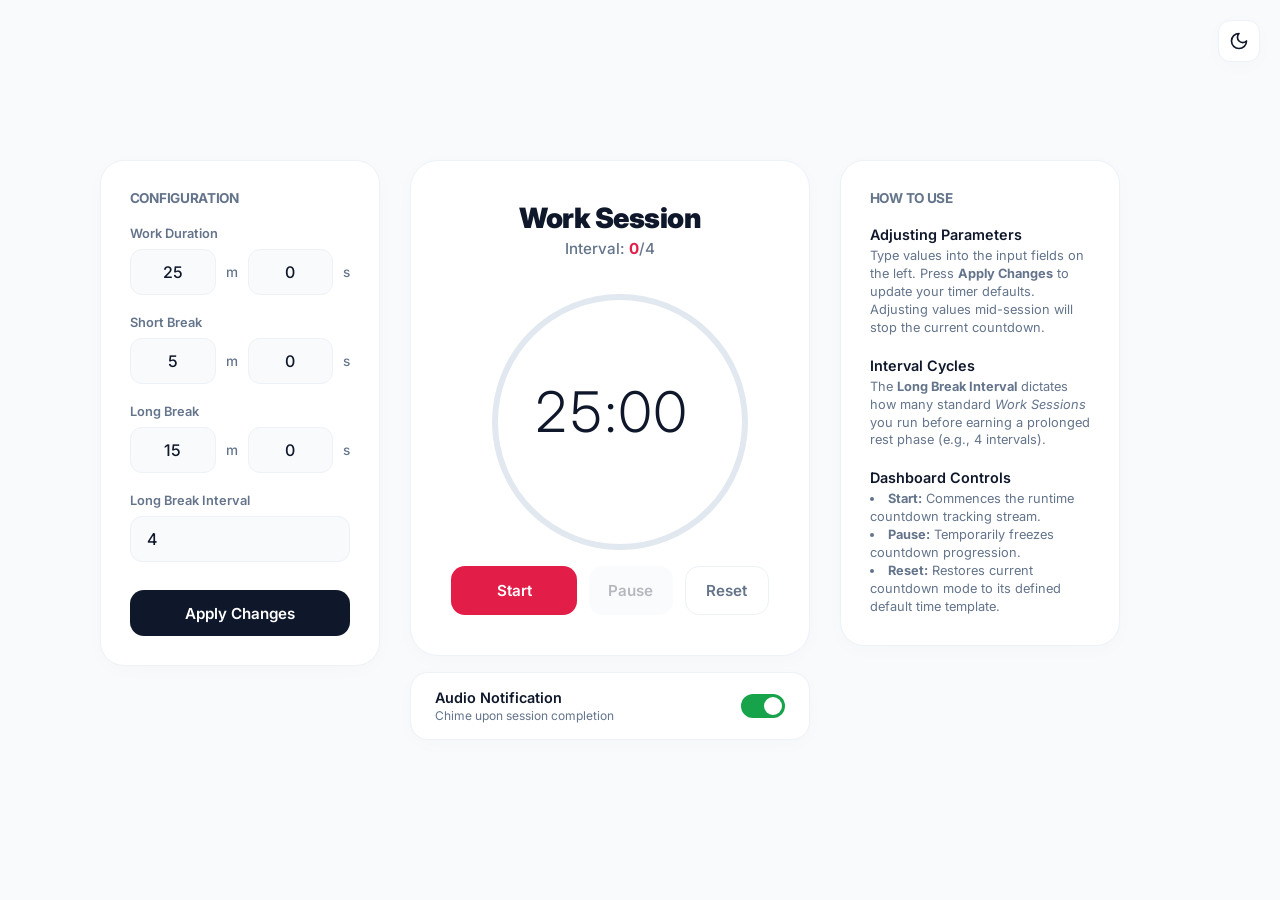
<file: index.html>
<!DOCTYPE html>
<html lang="en">
<head>
    <meta charset="UTF-8">
    <meta name="viewport" content="width=device-width, initial-scale=1.0">
    <title>Pomodoro Timer</title>
    <link rel="stylesheet" href="style.css">
    <link href="https://fonts.googleapis.com/css2?family=Inter:wght@300;400;500;600;700;900&display=swap" rel="stylesheet">
    <link rel="icon" href="favicon.png" type="image/png">
</head>
<body>

    <!-- Top Navigation Utility Bar -->
    <div class="utility-bar">
        <button id="theme-toggle-btn" class="util-btn" aria-label="Toggle dark mode">
            <svg class="icon-sun" xmlns="http://www.w3.org/2000/svg" viewBox="0 0 24 24" fill="none" stroke="currentColor" stroke-width="2" stroke-linecap="round" stroke-linejoin="round"><circle cx="12" cy="12" r="4"></circle><path d="M12 2v2M12 20v2M4.93 4.93l1.41 1.41M17.66 17.66l1.41 1.41M2 12h2M20 12h2M6.34 17.66l-1.41 1.41M19.07 4.93l-1.41 1.41"></path></svg>
            <svg class="icon-moon" xmlns="http://www.w3.org/2000/svg" viewBox="0 0 24 24" fill="none" stroke="currentColor" stroke-width="2" stroke-linecap="round" stroke-linejoin="round"><path d="M12 3a6 6 0 0 0 9 9 9 9 0 1 1-9-9Z"></path></svg>
        </button>
    </div>

    <!-- Main Workspace Layout Grid -->
    <div class="workspace-grid">
        
        <!-- Left Column Component: Parameter Configurations -->
        <section class="config-panel">
            <h2 class="section-title">Configuration</h2>
            
            <div class="input-group">
                <label>Work Duration</label>
                <div class="numeric-inputs">
                    <input type="number" id="input-work-min" value="25"><span>m</span>
                    <input type="number" id="input-work-sec" value="0"><span>s</span>
                </div>
            </div>

            <div class="input-group">
                <label>Short Break</label>
                <div class="numeric-inputs">
                    <input type="number" id="input-short-min" value="5"><span>m</span>
                    <input type="number" id="input-short-sec" value="0"><span>s</span>
                </div>
            </div>

            <div class="input-group">
                <label>Long Break</label>
                <div class="numeric-inputs">
                    <input type="number" id="input-long-min" value="15"><span>m</span>
                    <input type="number" id="input-long-sec" value="0"><span>s</span>
                </div>
            </div>

            <div class="input-group">
                <label for="input-target-sessions">Long Break Interval</label>
                <input type="number" id="input-target-sessions" value="4" class="block-field">
            </div>

            <button id="btn-save-settings" class="btn btn-apply">Apply Changes</button>
        </section>

        <!-- Center Column Component: Main Timer Interface -->
        <div class="timer-area">
            <main class="container">
                <header class="timer-header">
                    <h1 id="current-mode">Work Session</h1>
                    <p class="session-count">Interval: <span id="completed-count">0</span>/<span id="target-count-display">4</span></p>
                </header>

                <!-- Dial Progress Interface -->
                <div class="timer-container">
                    <svg class="progress-ring" width="280" height="280">
                        <circle class="progress-ring__background" stroke-width="6" fill="transparent" r="125" cx="140" cy="140"/>
                        <circle class="progress-ring__circle" stroke-width="6" fill="transparent" r="125" cx="140" cy="140"/>
                    </svg>
                    <div class="timer-display" id="time-left">25:00</div>
                </div>

                <!-- Control Button Matrix -->
                <div class="controls">
                    <button id="btn-start" class="btn btn-start">Start</button>
                    <button id="btn-pause" class="btn btn-pause" disabled>Pause</button>
                    <button id="btn-reset" class="btn btn-reset">Reset</button>
                </div>
            </main>

            <!-- Sound Toggle Module -->
            <section class="preferences-panel">
                <div class="preference-row">
                    <div class="preference-info">
                        <span class="preference-title">Audio Notification</span>
                        <span class="preference-desc">Chime upon session completion</span>
                    </div>
                    <label class="switch">
                        <input type="checkbox" id="sound-chk" checked>
                        <span class="slider"></span>
                    </label>
                </div>
            </section>
        </div>

        <!-- Right Column Component: Operational Guide Manual -->
        <section class="guide-panel">
            <h2 class="section-title">How to Use</h2>
            
            <div class="guide-item">
                <h3>Adjusting Parameters</h3>
                <p>Type values into the input fields on the left. Press <strong>Apply Changes</strong> to update your timer defaults. Adjusting values mid-session will stop the current countdown.</p>
            </div>

            <div class="guide-item">
                <h3>Interval Cycles</h3>
                <p>The <strong>Long Break Interval</strong> dictates how many standard <em>Work Sessions</em> you run before earning a prolonged rest phase (e.g., 4 intervals).</p>
            </div>

            <div class="guide-item">
                <h3>Dashboard Controls</h3>
                <ul>
                    <li><strong>Start:</strong> Commences the runtime countdown tracking stream.</li>
                    <li><strong>Pause:</strong> Temporarily freezes countdown progression.</li>
                    <li><strong>Reset:</strong> Restores current countdown mode to its defined default time template.</li>
                </ul>
            </div>
        </section>

    </div>

    <!-- Alarm Audio Element -->
    <audio id="alarm-sound" src="https://assets.mixkit.co/active_storage/sfx/2869/2869-default.wav" preload="auto"></audio>
    <script src="script.js"></script>
</body>
</html>
</file>
<file: style.css>
/* --- Sophisticated Blackish-Grey Palette Tokens --- */
:root {
    --bg-color: #f8fafc;
    --card-bg: #ffffff;
    --text-main: #0f172a;
    --text-muted: #64748b;
    --ring-bg: #e2e8f0;
    --border-line: #edf2f7;
    
    --btn-pause-bg: #f1f5f9;
    --btn-pause-hover: #e2e8f0;
    --btn-pause-active: #cbd5e1;
    
    /* True Crimson Accent Elements */
    --color-work: #e11d48;
    --color-short: #2563eb;
    --color-long: #16a34a;
    --primary-color: var(--color-work);
    
    --shadow-main: 0 4px 20px rgba(0, 0, 0, 0.02);
    --transition-speed: 0.25s;
}

[data-theme="dark"] {
    /* Pure Black changed to Charcoal Blackish-Grey UI profile */
    --bg-color: #1a1a1e;
    --card-bg: #222227;
    --text-main: #f8fafc;
    --text-muted: #94a3b8;
    --ring-bg: #2e2e36;
    --border-line: #32323b;
    
    --btn-pause-bg: #2e2e36;
    --btn-pause-hover: #3e3e48;
    --btn-pause-active: #4a4a56;
    --shadow-main: 0 10px 30px rgba(0, 0, 0, 0.25);
}

/* --- Base Layout Rules --- */
* {
    box-sizing: border-box;
    margin: 0;
    padding: 0;
}

input[type="number"]::-webkit-outer-spin-button,
input[type="number"]::-webkit-inner-spin-button {
    -webkit-appearance: none;
    margin: 0;
}
input[type="number"] {
    -moz-appearance: textfield;
}

body {
    font-family: 'Inter', sans-serif;
    background-color: var(--bg-color);
    color: var(--text-main);
    min-height: 100vh;
    display: flex;
    justify-content: center;
    align-items: center;
    transition: background-color var(--transition-speed) ease, color var(--transition-speed) ease;
}

/* --- Top Bar Accessories --- */
.utility-bar {
    position: absolute;
    top: 20px;
    right: 20px;
    z-index: 10;
}

.util-btn {
    background: var(--card-bg);
    border: 1px solid var(--border-line);
    color: var(--text-main);
    width: 42px;
    height: 42px;
    border-radius: 12px;
    cursor: pointer;
    display: flex;
    align-items: center;
    justify-content: center;
    box-shadow: var(--shadow-main);
    transition: transform 0.2s ease, background-color var(--transition-speed), border-color var(--transition-speed);
}
.util-btn:hover { transform: scale(1.04); }
.util-btn svg { width: 20px; height: 20px; position: absolute; }

[data-theme="dark"] .icon-moon { opacity: 0; transform: scale(0); }
[data-theme="dark"] .icon-sun { opacity: 1; transform: scale(1); }
html:not([data-theme="dark"]) .icon-sun { opacity: 0; transform: scale(0); }
html:not([data-theme="dark"]) .icon-moon { opacity: 1; transform: scale(1); }

/* --- Layout Adaptive Tri-Column Workspace Grid --- */
.workspace-grid {
    display: grid;
    grid-template-columns: 280px 400px 280px;
    gap: 30px;
    width: 100%;
    max-width: 1120px;
    padding: 40px 20px;
    align-items: start;
}

/* --- Modular Sidebar Panels (Configuration & Instructional Manual) --- */
.config-panel, .guide-panel {
    background: var(--card-bg);
    padding: 1.8rem;
    border-radius: 24px;
    border: 1px solid var(--border-line);
    box-shadow: var(--shadow-main);
    transition: background-color var(--transition-speed), border-color var(--transition-speed);
}

.section-title {
    font-size: 1.15rem;
    font-weight: 700;
    margin-bottom: 1.25rem;
    letter-spacing: -0.3px;
    text-transform: uppercase;
    font-size: 0.85rem;
    color: var(--text-muted);
}

/* Form Settings Styling Components — Refactored for full-width responsive box fitting */
.input-group { 
    display: flex; 
    flex-direction: column; 
    gap: 8px; 
    margin-bottom: 1.25rem; 
}
.input-group label { 
    font-size: 0.8rem; 
    font-weight: 600; 
    color: var(--text-muted); 
}
.numeric-inputs { 
    display: flex; 
    align-items: center; 
    gap: 10px; 
    width: 100%; 
}

.numeric-inputs input {
    flex: 1;
    min-width: 0;
}

.numeric-inputs input, .block-field {
    background: var(--bg-color);
    border: 1px solid var(--border-line);
    color: var(--text-main);
    font-size: 1rem;
    font-weight: 500;
    padding: 0.75rem;
    border-radius: 12px;
    text-align: center;
    font-family: inherit;
    transition: border-color var(--transition-speed), background-color var(--transition-speed);
}
.numeric-inputs input:focus, .block-field:focus { outline: none; border-color: var(--primary-color); }
.block-field { width: 100%; text-align: left; padding-left: 16px; }
.numeric-inputs span { font-size: 0.85rem; color: var(--text-muted); font-weight: 500; user-select: none; }

/* Guide Panel Explanatory Blocks */
.guide-item {
    margin-bottom: 1.25rem;
}
.guide-item:last-child { margin-bottom: 0; }
.guide-item h3 {
    font-size: 0.9rem;
    font-weight: 600;
    margin-bottom: 0.25rem;
}
.guide-item p, .guide-item li {
    font-size: 0.8rem;
    color: var(--text-muted);
    line-height: 1.4;
}
.guide-item ul {
    list-style-position: inside;
    margin-top: 4px;
}

/* --- Center Core Dashboard Component --- */
.timer-area { display: flex; flex-direction: column; gap: 16px; }

.container {
    background: var(--card-bg);
    padding: 2.5rem;
    border-radius: 28px;
    border: 1px solid var(--border-line);
    box-shadow: var(--shadow-main);
    text-align: center;
    transition: background-color var(--transition-speed), border-color var(--transition-speed);
}

.timer-header h1 { font-size: 1.75rem; font-weight: 900; letter-spacing: -0.5px; margin-bottom: 0.25rem; }
.session-count { font-size: 0.95rem; color: var(--text-muted); font-weight: 500; }
#completed-count { color: var(--primary-color); font-weight: 700; }

/* --- Radial Metric Circle Dial Display --- */
.timer-container {
    position: relative;
    width: 260px;
    height: 260px;
    margin: 1.5rem auto;
    display: flex;
    justify-content: center;
    align-items: center;
}

.progress-ring { position: absolute; top: 0; left: 0; transform: rotate(-90deg); }
.progress-ring__background { stroke: var(--ring-bg); transition: stroke var(--transition-speed); }
.progress-ring__circle {
    stroke: var(--primary-color);
    transition: stroke-dashoffset 0.1s linear, stroke var(--transition-speed);
}

.timer-display {
    font-size: 3.5rem;
    font-weight: 300;
    letter-spacing: -1px;
    color: var(--text-main);
    font-variant-numeric: tabular-nums;
}

/* --- Control Command Button Configurations --- */
.controls { display: flex; gap: 12px; }

.btn {
    font-family: 'Inter', sans-serif;
    font-size: 0.95rem;
    font-weight: 600;
    padding: 0.85rem 1.2rem;
    border: none;
    border-radius: 14px;
    cursor: pointer;
    transition: transform 0.08s ease, background-color 0.15s ease, opacity 0.15s ease;
}
.btn:not(:disabled):active { transform: scale(0.96); }

.btn-start { background-color: var(--primary-color); color: white; flex: 2; }
.btn-start:hover:not(:disabled) { opacity: 0.9; }

.btn-pause { background-color: var(--btn-pause-bg); color: var(--text-main); flex: 1; }
.btn-pause:hover:not(:disabled) { background-color: var(--btn-pause-hover); }
.btn-pause:active:not(:disabled) { background-color: var(--btn-pause-active); }

.btn-reset { background-color: transparent; border: 1px solid var(--border-line); color: var(--text-muted); flex: 1; }
.btn-reset:hover { background-color: var(--btn-pause-bg); color: var(--text-main); }

.btn-apply { background-color: var(--text-main); color: var(--card-bg); width: 100%; margin-top: 0.5rem; }
.btn-apply:hover { opacity: 0.85; }

.btn:disabled { opacity: 0.3; cursor: not-allowed; transform: none !important; }

/* --- Notification Toggles Footer Panel --- */
.preferences-panel {
    background: var(--card-bg);
    border-radius: 18px;
    padding: 1rem 1.5rem;
    border: 1px solid var(--border-line);
    box-shadow: var(--shadow-main);
    transition: background-color var(--transition-speed), border-color var(--transition-speed);
}
.preference-row { display: flex; justify-content: space-between; align-items: center; }
.preference-info { display: flex; flex-direction: column; gap: 2px; text-align: left; }
.preference-title { font-size: 0.9rem; font-weight: 600; }
.preference-desc { font-size: 0.75rem; color: var(--text-muted); }

/* Tactile Slider Switch Setup */
.switch { position: relative; display: inline-block; width: 44px; height: 24px; flex-shrink: 0; }
.switch input { opacity: 0; width: 0; height: 0; }
.slider {
    position: absolute; cursor: pointer; top: 0; left: 0; right: 0; bottom: 0;
    background-color: var(--ring-bg);
    border-radius: 24px;
    transition: background-color 0.2s ease;
}
.slider:before {
    position: absolute; content: ""; height: 18px; width: 18px; left: 3px; bottom: 3px;
    background-color: #ffffff;
    border-radius: 50%;
    transition: transform 0.2s cubic-bezier(0.4, 0, 0.2, 1);
}
input:checked + .slider { background-color: var(--color-long); }
input:checked + .slider:before { transform: translateX(20px); }

/* --- Media Breakpoints (Responsive Tablet/Mobile Reflow Mapping) --- */
@media (max-width: 1024px) {
    .workspace-grid {
        grid-template-columns: 100%;
        gap: 24px;
        padding: 80px 20px 40px 20px;
    }
    .config-panel { order: 2; }
    .timer-area { order: 1; }
    .guide-panel { order: 3; }
}

@media (max-width: 480px) {
    .container { padding: 2rem 1.25rem; }
    .timer-container { width: 230px; height: 230px; }
    .progress-ring { width: 230px; height: 230px; }
    .progress-ring circle { cx: 115px; cy: 115px; r: 100px; }
    .timer-display { font-size: 3rem; }
}
</file>
